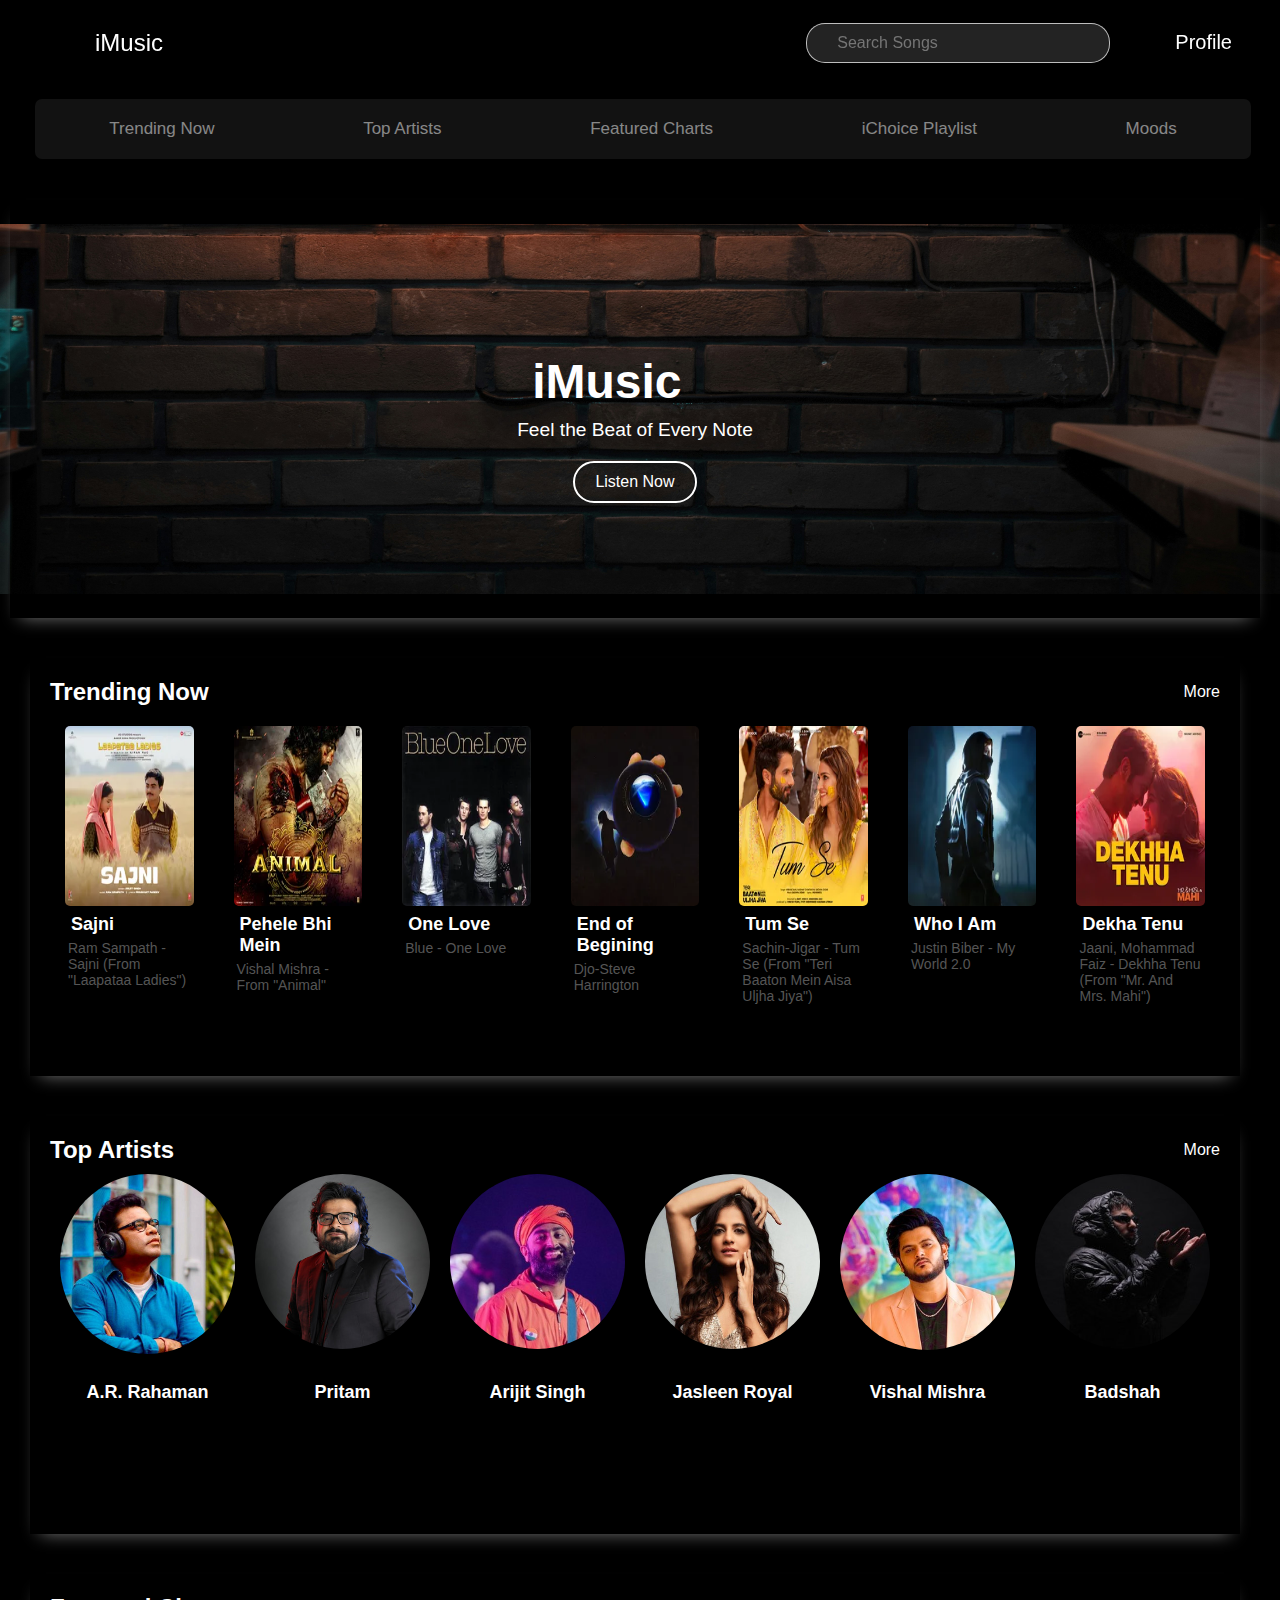
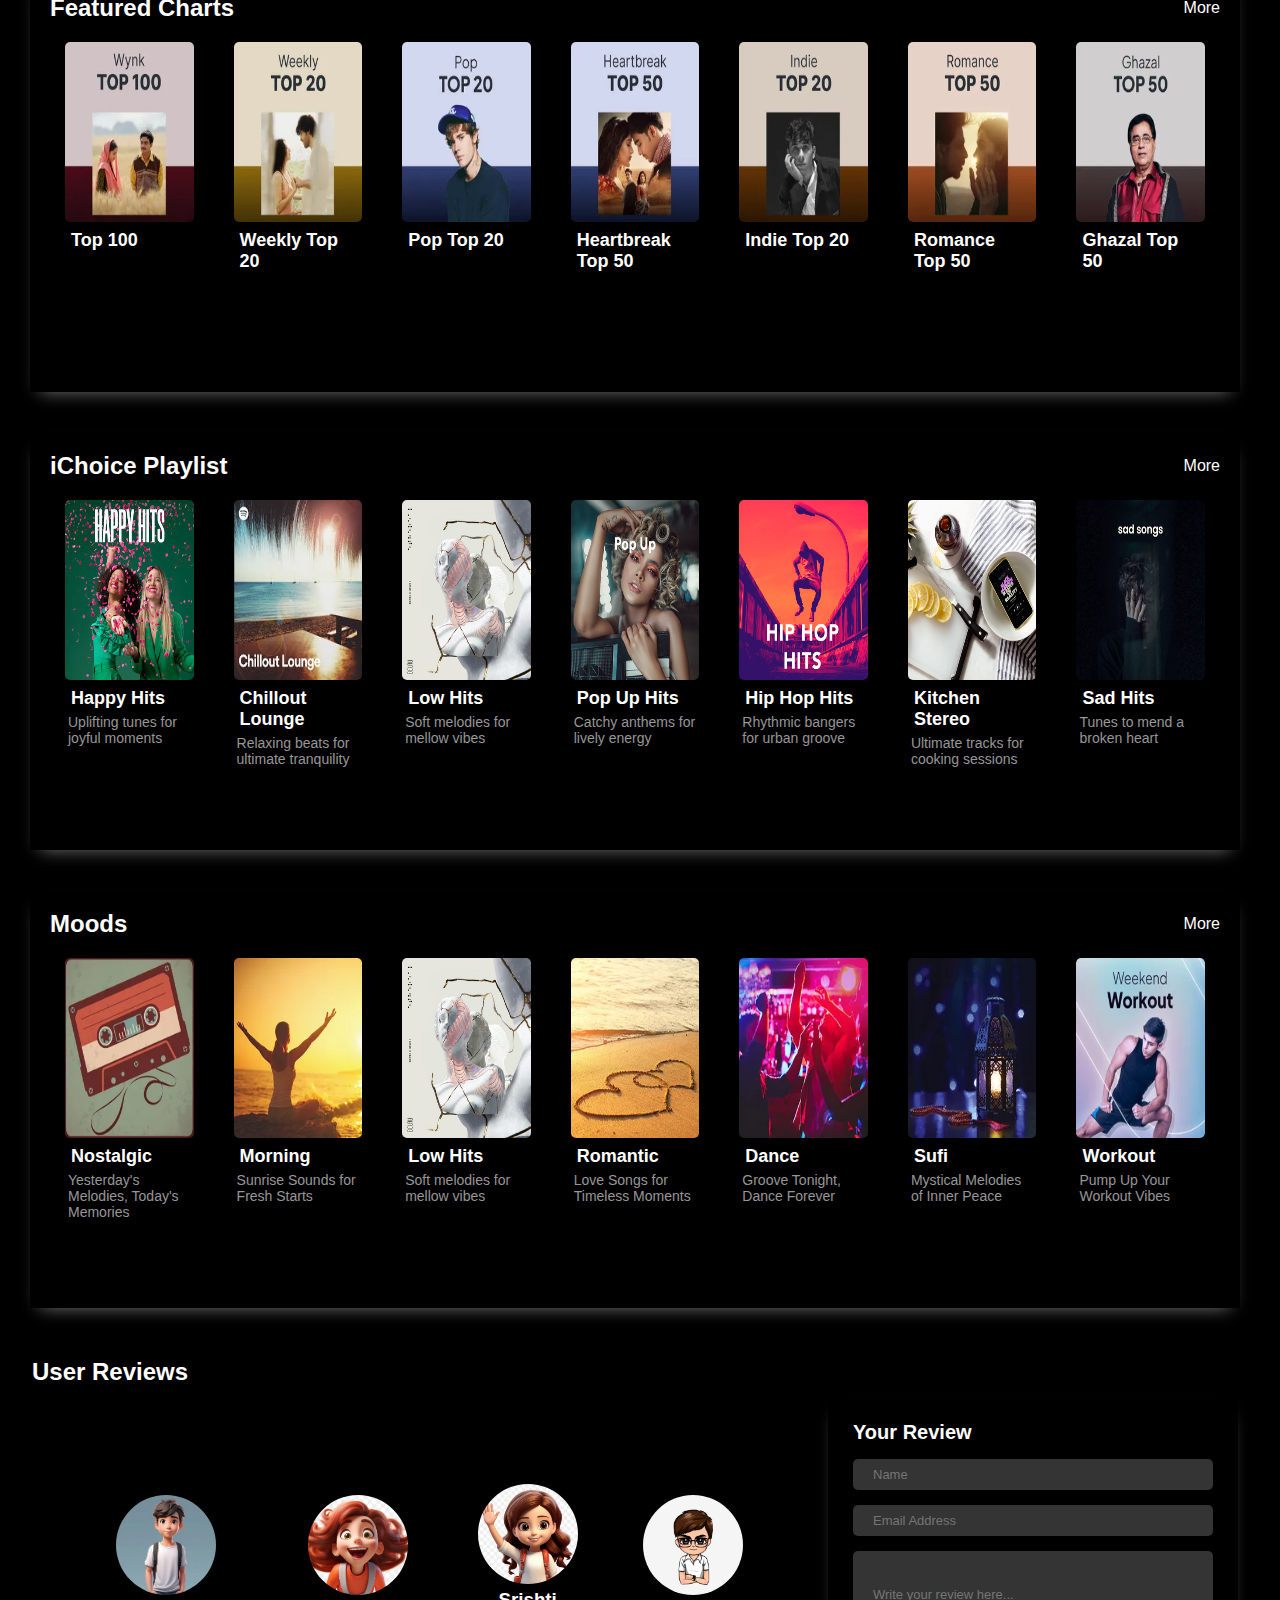
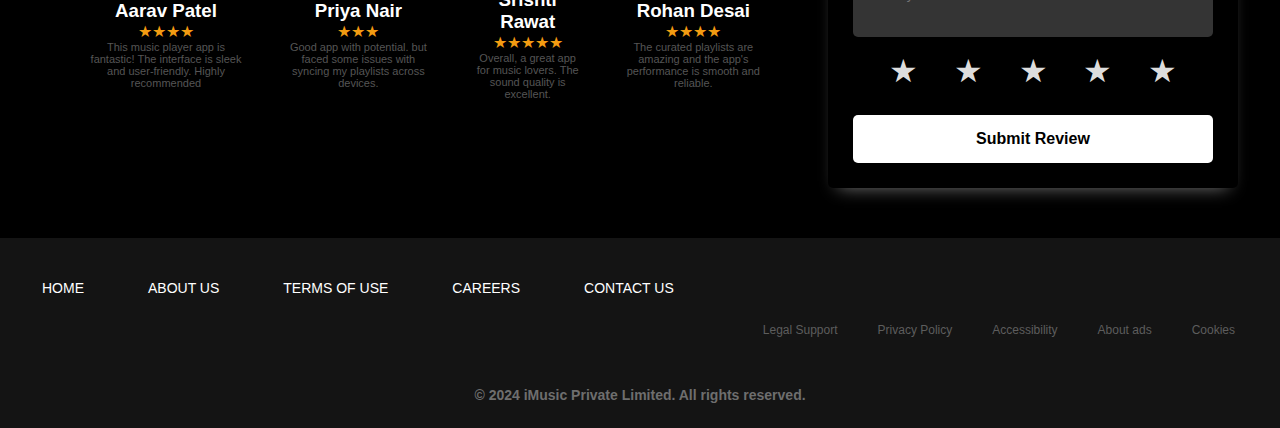
<file: index.html>
<!DOCTYPE html>
<html lang="en">

<head>
    <meta charset="UTF-8">
    <meta name="viewport" content="width=device-width, initial-scale=1.0">
    <title>iMusic</title>
    <link rel="stylesheet" href="./CSS Files/style.css">
    <link rel="stylesheet" href="./CSS Files/utility.css">
    <link rel="stylesheet" href="./CSS Files/review.css">
    <link rel="stylesheet" href="./CSS Files/card.css">
    <link rel="stylesheet" href="./CSS Files/artist card.css">
    <link rel="stylesheet" href="./CSS Files/intro.css">
    <!-- <link rel="stylesheet" href="./CSS Files/responsive.css"> -->
    <link rel="stylesheet" href="https://cdnjs.cloudflare.com/ajax/libs/font-awesome/6.5.2/css/all.min.css"
        integrity="sha512-SnH5WK+bZxgPHs44uWIX+LLJAJ9/2PkPKZ5QiAj6Ta86w+fsb2TkcmfRyVX3pBnMFcV7oQPJkl9QevSCWr3W6A=="
        crossorigin="anonymous" referrerpolicy="no-referrer" />
</head>

<body>
    <div class="main">
        <div class="nav-section">

            <nav>
                <div class="logo flex items-center gap-xl"><i class="fa-sharp fa-solid fa-music"></i> iMusic</div>
                <div class="nav-links flex items-center">
                    <div class="search-bar">
                        <input type="text" placeholder="Search Songs">
                        <i class="fa-solid fa-magnifying-glass"></i>
                    </div>
                    <div class="profile flex gap-xl"><i class="fa-regular fa-user"></i>Profile</div>


                </div>
                <div class="nav-index flex">
                    <a href="#trending">Trending Now</a>
                    <a href="#Top-Artist">Top Artists</a>
                    <a href="#charts">Featured Charts</a>
                    <a href="#iChoice">iChoice Playlist</a>
                    <a href="#Moods">Moods</a>
                </div>
            </nav>
        </div>

        <div class="content">
            <section id="intro">
                <div class="bg-img">
                    <img src="bg img.jpg" alt="" height="370px" width="1495px">
                </div>
                <div class="intro-container">
                    <svg class="logo-intro" viewBox="0 0 100 100">
                        <circle class="outer-circle" cx="50" cy="50" r="45" />
                        <circle class="inner-circle" cx="50" cy="50" r="35" />
                    </svg>
                    <h1 class="website-name flex gap-xl items-center"><i class="fa-sharp fa-solid fa-music"></i>iMusic</h1>
                    <p class="subtitle">Feel the Beat of Every Note</p>
                    <a href="#Top-Artist" class="cta-button">Listen Now</a>
                </div>
            </section>
            <section id="trending">
                <div class="heading flex items-center justify-between">
                    <h2>Trending Now</h2>
                    <span>More</span>
                </div>
                <div class="card-container">
                    <div class="card">
                        <div class="image-overlay">
                            <img src="./songs/Sajni re.webp" alt="Album Cover" class="album-image">
                            <div class="overlay-content">
                                <button class="play-button">▶</button>
                                <p class="song-count" style="color: white;">Play</p>
                            </div>
                        </div>
                        <div class="card-content">
                            <h2 class="album-name">Sajni</h2>
                            <p class="album-info">Ram Sampath - Sajni (From "Laapataa Ladies")</p>
                        </div>
                    </div>

                    <div class="card">
                        <div class="image-overlay">
                            <img src="./songs/Pehele bhi mein.webp" alt="Album Cover" class="album-image">
                            <div class="overlay-content">
                                <button class="play-button">▶</button>
                                <p class="song-count" style="color: white;">Play</p>
                            </div>
                        </div>
                        <div class="card-content">
                            <h2 class="album-name">Pehele Bhi Mein</h2>
                            <p class="album-info">Vishal Mishra - From "Animal"</p>
                        </div>
                    </div>

                    <div class="card">
                        <div class="image-overlay">
                            <img src="./songs/One Love.webp" alt="Album Cover" class="album-image">
                            <div class="overlay-content">
                                <button class="play-button">▶</button>
                                <p class="song-count" style="color: white;">Play</p>
                            </div>
                        </div>
                        <div class="card-content">
                            <h2 class="album-name">One Love</h2>
                            <p class="album-info">Blue - One Love</p>
                        </div>
                    </div>

                    <div class="card">
                        <div class="image-overlay">
                            <img src="./songs/End of Begining.webp" alt="Album Cover" class="album-image">
                            <div class="overlay-content">
                                <button class="play-button">▶</button>
                                <p class="song-count" style="color: white;">Play</p>
                            </div>
                        </div>
                        <div class="card-content">
                            <h2 class="album-name">End of Begining</h2>
                            <p class="album-info">Djo-Steve Harrington</p>
                        </div>
                    </div>

                    <div class="card">
                        <div class="image-overlay">
                            <img src="./songs/Tum se.webp" alt="Album Cover" class="album-image">
                            <div class="overlay-content">
                                <button class="play-button">▶</button>
                                <p class="song-count" style="color: white;">Play</p>
                            </div>
                        </div>
                        <div class="card-content">
                            <h2 class="album-name">Tum Se</h2>
                            <p class="album-info">Sachin-Jigar - Tum Se (From "Teri Baaton Mein Aisa Uljha Jiya")</p>
                        </div>
                    </div>

                    <div class="card">
                        <div class="image-overlay">
                            <img src="./songs/Who am i.webp" alt="Album Cover" class="album-image">
                            <div class="overlay-content">
                                <button class="play-button">▶</button>
                                <p class="song-count" style="color: white;">Play</p>
                            </div>
                        </div>
                        <div class="card-content">
                            <h2 class="album-name">Who I Am</h2>
                            <p class="album-info">Justin Biber - My World 2.0</p>
                        </div>
                    </div>

                    <div class="card">
                        <div class="image-overlay">
                            <img src="./songs/Dekha Tenu.webp" alt="Album Cover" class="album-image">
                            <div class="overlay-content">
                                <button class="play-button">▶</button>
                                <p class="song-count" style="color: white;">Play</p>
                            </div>
                        </div>
                        <div class="card-content">
                            <h2 class="album-name">Dekha Tenu</h2>
                            <p class="album-info">Jaani, Mohammad Faiz - Dekhha Tenu (From "Mr. And Mrs. Mahi")</p>
                        </div>
                    </div>
                </div>

            </section>
            <section id="Top-Artist">
                <div class="heading flex items-center justify-between">
                    <h2>Top Artists</h2>
                    <span>More</span>
                </div>
                <div class="artist-cards-container">
                    <div class="artist-card">
                        <div class="artist-image-overlay">
                            <img src="./images/Artist/A.R. Rahaman.jpg" alt="Artist Image" class="artist-image">
                            <div class="artist-overlay-content">
                                <button class="artist-play-button">▶</button>
                            </div>
                        </div>
                        <div class="artist-card-content">
                            <h2 class="artist-name">A.R. Rahaman</h2>
                        </div>
                    </div>

                    <div class="artist-card">
                        <div class="artist-image-overlay">
                            <img src="./images/Artist/Pritam.jpg" alt="Artist Image" class="artist-image">
                            <div class="artist-overlay-content">
                                <button class="artist-play-button">▶</button>
                            </div>
                        </div>
                        <div class="artist-card-content">
                            <h2 class="artist-name">Pritam</h2>
                        </div>
                    </div>

                    <div class="artist-card">
                        <div class="artist-image-overlay">
                            <img src="./images/Artist/Arijit Singh.jpg" alt="Artist Image" class="artist-image">
                            <div class="artist-overlay-content">
                                <button class="artist-play-button">▶</button>
                            </div>
                        </div>
                        <div class="artist-card-content">
                            <h2 class="artist-name">Arijit Singh</h2>
                        </div>
                    </div>

                    <div class="artist-card">
                        <div class="artist-image-overlay">
                            <img src="./images/Artist/jasleen.jpg" alt="Artist Image" class="artist-image">
                            <div class="artist-overlay-content">
                                <button class="artist-play-button">▶</button>
                            </div>
                        </div>
                        <div class="artist-card-content">
                            <h2 class="artist-name">Jasleen Royal</h2>
                        </div>
                    </div>

                    <div class="artist-card">
                        <div class="artist-image-overlay">
                            <img src="./images/Artist/Vishal Mishra.jpg" alt="Artist Image" class="artist-image">
                            <div class="artist-overlay-content">
                                <button class="artist-play-button">▶</button>
                            </div>
                        </div>
                        <div class="artist-card-content">
                            <h2 class="artist-name">Vishal Mishra</h2>
                        </div>
                    </div>

                    <div class="artist-card">
                        <div class="artist-image-overlay">
                            <img src="./images/Artist/Badsaah.jpg" alt="Artist Image" class="artist-image">
                            <div class="artist-overlay-content">
                                <button class="artist-play-button">▶</button>
                            </div>
                        </div>
                        <div class="artist-card-content">
                            <h2 class="artist-name">Badshah</h2>
                        </div>
                    </div>

                </div>

            </section>
            <section id="charts" class="Featured-charts">
                <div class="heading flex items-center justify-between">
                    <h2>Featured Charts</h2>
                    <span>More</span>
                </div>
                <div class="card-container">

                    <div class="card">
                        <div class="image-overlay">
                            <img src="./images/top 100.webp" alt="Album Cover" class="album-image">
                            <div class="overlay-content">
                                <button class="play-button">▶</button>
                                <p class="song-count" style="color: white;">100 Songs</p>
                            </div>
                        </div>
                        <div class="card-content">
                            <h2 class="album-name">Top 100</h2>
                        </div>
                    </div>

                    <div class="card">
                        <div class="image-overlay">
                            <img src="./images/weekly top 20.webp" alt="Album Cover" class="album-image">
                            <div class="overlay-content">
                                <button class="play-button">▶</button>
                                <p class="song-count" style="color: white;">20 Songs</p>

                            </div>
                        </div>
                        <div class="card-content">
                            <h2 class="album-name">Weekly Top 20</h2>
                        </div>
                    </div>

                    <div class="card">
                        <div class="image-overlay">
                            <img src="./images/pop top 20.webp" alt="Album Cover" class="album-image">
                            <div class="overlay-content">
                                <button class="play-button">▶</button>
                                <p class="song-count" style="color: white;">20 Songs</p>
                            </div>
                        </div>
                        <div class="card-content">
                            <h2 class="album-name">Pop Top 20</h2>

                        </div>
                    </div>

                    <div class="card">
                        <div class="image-overlay">
                            <img src="./images/COLLECTION_514025096896273.webp" alt="Album Cover" class="album-image">
                            <div class="overlay-content">
                                <button class="play-button">▶</button>
                                <p class="song-count" style="color: white;">50 Songs</p>
                            </div>
                        </div>
                        <div class="card-content">
                            <h2 class="album-name">Heartbreak Top 50</h2>
                        </div>
                    </div>

                    <div class="card">
                        <div class="image-overlay">
                            <img src="./images/COLLECTION_373874868701868.webp" alt="Album Cover" class="album-image">
                            <div class="overlay-content">
                                <button class="play-button">▶</button>
                                <p class="song-count" style="color: white;">20 Songs</p>
                            </div>
                        </div>
                        <div class="card-content">
                            <h2 class="album-name">Indie Top 20</h2>
                        </div>
                    </div>

                    <div class="card">
                        <div class="image-overlay">
                            <img src="./images/romance to 50.webp" alt="Album Cover" class="album-image">
                            <div class="overlay-content">
                                <button class="play-button">▶</button>
                                <p class="song-count" style="color: white;">50 Songs</p>
                            </div>
                        </div>
                        <div class="card-content">
                            <h2 class="album-name">Romance Top 50</h2>
                        </div>
                    </div>



                    <div class="card">
                        <div class="image-overlay">
                            <img src="./images/Ghazal top 50.webp" alt="Album Cover" class="album-image">
                            <div class="overlay-content">
                                <button class="play-button">▶</button>
                                <p class="song-count" style="color: white;">50 Songs</p>
                            </div>
                        </div>
                        <div class="card-content">
                            <h2 class="album-name">Ghazal Top 50</h2>
                        </div>
                    </div>
                </div>
            </section>
            <section id="iChoice">
                <div class="heading flex items-center justify-between">
                    <h2>iChoice Playlist</h2>
                    <span>More</span>
                </div>
                <div class="card-container">

                    <div class="card">
                        <div class="image-overlay">
                            <img src="./images/Happy Hits.jpg" alt="Album Cover" class="album-image">
                            <div class="overlay-content">
                                <button class="play-button">▶</button>
                                <p class="song-count" style="color: white;">132 Songs</p>
                            </div>
                        </div>
                        <div class="card-content">
                            <h2 class="album-name">Happy Hits</h2>
                            <p class="album-info">Uplifting tunes for joyful moments</p>
                        </div>
                    </div>

                    <div class="card">
                        <div class="image-overlay">
                            <img src="./images/Chillout Lounge.jpg" alt="Album Cover" class="album-image">
                            <div class="overlay-content">
                                <button class="play-button">▶</button>
                                <p class="song-count" style="color: white;">75 Songs</p>

                            </div>
                        </div>
                        <div class="card-content">
                            <h2 class="album-name">Chillout Lounge</h2>
                            <p class="album-info">Relaxing beats for ultimate tranquility</p>
                        </div>
                    </div>

                    <div class="card">
                        <div class="image-overlay">
                            <img src="./images/low Hits.jpg" alt="Album Cover" class="album-image">
                            <div class="overlay-content">
                                <button class="play-button">▶</button>
                                <p class="song-count" style="color: white;">90 Songs</p>
                            </div>
                        </div>
                        <div class="card-content">
                            <h2 class="album-name">Low Hits</h2>
                            <p class="album-info">Soft melodies for mellow vibes</p>

                        </div>
                    </div>

                    <div class="card">
                        <div class="image-overlay">
                            <img src="./images/pop up.jpg" alt="Album Cover" class="album-image">
                            <div class="overlay-content">
                                <button class="play-button">▶</button>
                                <p class="song-count" style="color: white;">60 Songs</p>
                            </div>
                        </div>
                        <div class="card-content">
                            <h2 class="album-name">Pop Up Hits</h2>
                            <p class="album-info">Catchy anthems for lively energy</p>
                        </div>
                    </div>

                    <div class="card">
                        <div class="image-overlay">
                            <img src="./images/Hip Hop.jpg" alt="Album Cover" class="album-image">
                            <div class="overlay-content">
                                <button class="play-button">▶</button>
                                <p class="song-count" style="color: white;">45 Songs</p>
                            </div>
                        </div>
                        <div class="card-content">
                            <h2 class="album-name">Hip Hop Hits</h2>
                            <p class="album-info">Rhythmic bangers for urban groove</p>
                        </div>
                    </div>

                    <div class="card">
                        <div class="image-overlay">
                            <img src="./images/kitchen-stereo-hero-30082016.jpg" alt="Album Cover" class="album-image">
                            <div class="overlay-content">
                                <button class="play-button">▶</button>
                                <p class="song-count" style="color: white;">23 Songs</p>
                            </div>
                        </div>
                        <div class="card-content">
                            <h2 class="album-name">Kitchen Stereo</h2>
                            <p class="album-info">Ultimate tracks for cooking sessions</p>
                        </div>
                    </div>



                    <div class="card">
                        <div class="image-overlay">
                            <img src="./images/Sad Cover.jpg" alt="Album Cover" class="album-image">
                            <div class="overlay-content">
                                <button class="play-button">▶</button>
                                <p class="song-count" style="color: white;">105 Songs</p>
                            </div>
                        </div>
                        <div class="card-content">
                            <h2 class="album-name">Sad Hits</h2>
                            <p class="album-info">Tunes to mend a broken heart</p>
                        </div>
                    </div>
                </div>
            </section>
            <section id="Moods">
                <div class="heading flex items-center justify-between">
                    <h2>Moods</h2>
                    <span>More</span>
                </div>
                <div class="card-container">

                    <div class="card">
                        <div class="image-overlay">
                            <img src="./images/nostalgic.webp" alt="Album Cover" class="album-image">
                            <div class="overlay-content">
                                <button class="play-button">▶</button>
                                <p class="song-count" style="color: white;">150 Songs</p>
                            </div>
                        </div>
                        <div class="card-content">
                            <h2 class="album-name">Nostalgic</h2>
                            <p class="album-info">Yesterday's Melodies, Today's Memories</p>
                        </div>
                    </div>

                    <div class="card">
                        <div class="image-overlay">
                            <img src="./images/Morning.webp" alt="Album Cover" class="album-image">
                            <div class="overlay-content">
                                <button class="play-button">▶</button>
                                <p class="song-count" style="color: white;">100 Songs</p>

                            </div>
                        </div>
                        <div class="card-content">
                            <h2 class="album-name">Morning</h2>
                            <p class="album-info">Sunrise Sounds for Fresh Starts</p>
                        </div>
                    </div>

                    <div class="card">
                        <div class="image-overlay">
                            <img src="./images/low Hits.jpg" alt="Album Cover" class="album-image">
                            <div class="overlay-content">
                                <button class="play-button">▶</button>
                                <p class="song-count" style="color: white;">90 Songs</p>
                            </div>
                        </div>
                        <div class="card-content">
                            <h2 class="album-name">Low Hits</h2>
                            <p class="album-info">Soft melodies for mellow vibes</p>

                        </div>
                    </div>

                    <div class="card">
                        <div class="image-overlay">
                            <img src="./images/Romantic.webp" alt="Album Cover" class="album-image">
                            <div class="overlay-content">
                                <button class="play-button">▶</button>
                                <p class="song-count" style="color: white;">200 Songs</p>
                            </div>
                        </div>
                        <div class="card-content">
                            <h2 class="album-name">Romantic</h2>
                            <p class="album-info">Love Songs for Timeless Moments</p>
                        </div>
                    </div>

                    <div class="card">
                        <div class="image-overlay">
                            <img src="./images/Dance.webp" alt="Album Cover" class="album-image">
                            <div class="overlay-content">
                                <button class="play-button">▶</button>
                                <p class="song-count" style="color: white;">150 Songs</p>
                            </div>
                        </div>
                        <div class="card-content">
                            <h2 class="album-name">Dance</h2>
                            <p class="album-info">Groove Tonight, Dance Forever</p>
                        </div>
                    </div>

                    <div class="card">
                        <div class="image-overlay">
                            <img src="./images/Sufi.webp" alt="Album Cover" class="album-image">
                            <div class="overlay-content">
                                <button class="play-button">▶</button>
                                <p class="song-count" style="color: white;">80 Songs</p>
                            </div>
                        </div>
                        <div class="card-content">
                            <h2 class="album-name">Sufi</h2>
                            <p class="album-info">Mystical Melodies of Inner Peace</p>
                        </div>
                    </div>



                    <div class="card">
                        <div class="image-overlay">
                            <img src="./images/workout.webp" alt="Album Cover" class="album-image">
                            <div class="overlay-content">
                                <button class="play-button">▶</button>
                                <p class="song-count" style="color: white;">90 Songs</p>
                            </div>
                        </div>
                        <div class="card-content">
                            <h2 class="album-name">Workout</h2>
                            <p class="album-info">Pump Up Your Workout Vibes</p>
                        </div>
                    </div>
                </div>
            </section>
        </div>

    </div>
    <section class="review-section">
        <h2 class="text-white">User Reviews</h2>
        <div class="user-review flex justify-center items-center ">


            <div class="reviews text-white items-center">
                <i class="fa-solid fa-angles-left"></i>
                <div class="review-card">
                    <img src="./images/boy 2.jpeg" alt="Reviewer Photo">
                    <h3>Aarav Patel</h3>
                    <div class="stars">
                        ★★★★
                    </div>
                    <p>This music player app is fantastic! The interface is sleek and user-friendly. Highly recommended
                    </p>
                </div>

                <div class="review-card">
                    <img src="./images/girl 1.jpg" alt="Reviewer Photo">
                    <h3>Priya Nair</h3>
                    <div class="stars">
                        ★★★
                    </div>
                    <p>Good app with potential. but faced some issues with syncing my
                        playlists across devices.</p>
                </div>

                <div class="review-card">
                    <img src="./images/girl 2.jpg" alt="Reviewer Photo">
                    <h3>Srishti Rawat</h3>
                    <div class="stars">
                        ★★★★★
                    </div>
                    <p>Overall, a great app for music lovers. The sound quality is excellent.</p>
                </div>
                <div class="review-card">
                    <img src="./images/boy.jpg" alt="Reviewer Photo">
                    <h3>Rohan Desai</h3>
                    <div class="stars">
                        ★★★★
                    </div>
                    <p>The curated playlists are amazing and the app's
                        performance is smooth and reliable.</p>
                </div>

                <i class="fa-solid fa-angles-right"></i>
            </div>
            <div class="review-form flex flex-col gap-xl">
                <h3 class="text-white">Your Review</h3>

                <input type="text" placeholder="Name">
                <input type="email" placeholder="Email Address">

                <input type="text" placeholder="Write your review here..." id="review">
                <div class="star-rating">
                    <input type="radio" id="5-stars" name="rating" value="5">
                    <label for="5-stars" class="star">&#9733;</label>
                    <input type="radio" id="4-stars" name="rating" value="4">
                    <label for="4-stars" class="star">&#9733;</label>
                    <input type="radio" id="3-stars" name="rating" value="3">
                    <label for="3-stars" class="star">&#9733;</label>
                    <input type="radio" id="2-stars" name="rating" value="2">
                    <label for="2-stars" class="star">&#9733;</label>
                    <input type="radio" id="1-star" name="rating" value="1">
                    <label for="1-star" class="star">&#9733;</label>
                </div>
                <button>Submit Review</button>
            </div>
        </div>
    </section>
    <footer class="footer">
        <div class="footer-section flex justify-between">
            <div class="footer-links flex items-center">
                <a href="#intro">HOME </a>
                <a href="https://www.google.com/" target="_blank">ABOUT US </a>
                <a href="https://www.google.com/" target="_blank">TERMS OF USE</a>
                <a href="https://www.google.com/" target="_blank">CAREERS</a>
                <a href="https://www.google.com/" target="_blank">CONTACT US</a>
            </div>
            <div class="social-icons text-white flex ">
                <a href="https://www.facebook.com/" target="_blank"><i class="fa-brands fa-facebook"></i></a>
                <a href="https://x.com/" target="_blank"><i class="fa-brands fa-twitter"></i></a>
                <a href="https://www.instagram.com/" target="_blank"><i class="fa-brands fa-instagram"></i></a>
            </div>


        </div>
        <div class="other-links flex">
            <a href="https://www.youtube.com/" target="_blank">Legal Support</a>
            <a href="https://www.youtube.com/" target="_blank">Privacy Policy</a>
            <a href="https://www.youtube.com/" target="_blank">Accessibility</a>
            <a href="https://www.youtube.com/" target="_blank">About ads</a>
            <a href="https://www.youtube.com/" target="_blank">Cookies</a>

        </div>
        <p class="text-white">&copy; 2024 iMusic Private Limited. All rights reserved.</p>
    </footer>
</body>

</html>
</file>
<file: CSS Files/style.css>
html {
    background-color: black;
    scroll-behavior: smooth;
}

/* Custom Scroll Bar */
::-webkit-scrollbar {
    width: 12px;
    /* Width of the vertical scroll bar */
    height: 12px;
    /* Height of the horizontal scroll bar */
}

::-webkit-scrollbar-track {
    background: rgba(36, 36, 36, 0.655);
    /* Track color */
    border-radius: 10px;
    /* Rounded corners */
}

::-webkit-scrollbar-thumb {
    background: rgb(59, 59, 59);
    /* Thumb color */
    border-radius: 5px;
}

::-webkit-scrollbar-thumb:hover {
    background: rgba(36, 36, 36, 0.655);
    /* Thumb color on hover */
}

body {
    font-family: sans-serif;
}

* {
    margin: 0;
    padding: 0;
}

.nav-section {
    height: 20vh;
    background-color: black;
    position: fixed;
    top: 0;
    width: 100%;
    z-index: 10;
}

nav {
    position: relative;
    top: 0px;
    width: 90%;
    display: flex;
    justify-content: space-between;
    align-items: center;
    padding: 20px 80px;
    font-size: 24px;
    color: white;
    height: 5vh;
    border-radius: 8px;
    margin: 0 auto;
}

.nav-links {
    gap: 50px;
    font-size: 20px;
    cursor: pointer;
}

.search-bar {
    border: 1px solid rgba(255, 255, 255, 0.705);
    padding: 5px 20px;
    background-color: #232323;
    border-radius: 19px;
}

.search-bar input {
    border: none;
    outline: none;
    background-color: #232323;
    color: rgba(255, 255, 255, 0.697);
    font-size: 16px;
    padding: 5px 45px 5px 10px;
}

.profile:hover {
    color: rgba(255, 255, 255, 0.697);
}


.nav-index {
    position: fixed;
    left: 35px;
    top: 11vh;
    border-radius: 7px;
    justify-content: space-around;
    width: 95%;
    background-color: #121212;
}

.nav-index a {
    margin: 20px 0px;
    color: rgba(255, 255, 255, 0.5);
    text-decoration: none;
    font-size: 17px;
    font-weight: lighter;
}

.nav-index a:hover {
    color: white;
}

.content {
    margin: 200px 20px 20px 10px;
}

.content section {
    /* border: 2px solid white; */
    box-shadow: 0px 9px 17px -10px rgba(156, 156, 156, 0.816);
    color: white;
    margin: 40px 20px;
    height: 42vh;
    padding: 20px;
}

span:hover {
    cursor: pointer;
    color: rgba(255, 255, 255, 0.727);
    text-decoration: underline;
}

.card-container {
    margin: 10px 5px;
    gap: 20px;
}

.review-section {
    margin: 10px auto;
    max-width: 95%;
    padding: 10px;
}

.reviews {
    margin: 15px;
}

.reviews i {
    cursor: pointer;
    font-size: 30px;
    padding: 10px;
    border-radius: 50%;
    transition: all 0.1s ease-in-out;
}

.reviews i:hover {
    background-color: rgba(167, 167, 167, 0.421);
}

.review-form {
    margin: 10px;
    border-radius: 5px;
    box-shadow: 0px 9px 17px -10px rgba(156, 156, 156, 0.816);
    padding: 25px;
}

.review-form h3 {
    font-size: 20px;
}

.review-form input {
    border: none;
    outline: none;
    background-color: #474747bb;
    color: white;
    font-size: 13px;
    width: 300px;
    border-radius: 5px;
    padding: 8px 40px 8px 20px;
}

#review {
    height: 70px;
}

.review-form button {
    border: none;
    padding: 15px 10px;
    border-radius: 5px;
    font-weight: bold;
    font-size: 16px;
    background-color: white;
}

.review-form button:hover {
    background-color: rgb(209, 209, 209);
}

.footer {
    background-color: #141414;
    margin-top: 30px;
    padding: 30px;
    height: 130px;
}

.footer p {
    margin-top: 50px;
    color: #6e6e6e;
    font-size: 14px;
    font-weight: bold;
    text-align: center;
}

.footer-links,
.social-icons {
    gap: 40px;
}

.footer-links a,
.social-icons a {
    cursor: pointer;
    font-size: 14px;
    color: white;
    text-decoration: none;
    padding: 12px;
    border-radius: 60%;
}

.footer-links a:hover {
    text-decoration: underline;
    color: rgb(202, 202, 202);
}


.social-icons a i {
    font-size: 22px;
}

.social-icons a:hover {
    background-color: rgb(42, 42, 42);
}


.other-links {
    margin: 15px;
    justify-content: flex-end;
    gap: 40px;
}

.other-links a {
    color: rgb(93, 93, 93);
    font-size: 12px;
    text-decoration: none;
}

.other-links a:hover {
    text-decoration: underline;
}


#trending p {
    font-size: 14px;
    color: #555;
}
</file>
<file: CSS Files/utility.css>
.flex {
    display: flex;
}

.justify-center {
    justify-content: center;
}

.items-center {
    align-items: center;
}

.gap-md {
    gap: 8px;
}

.gap-xl {
    gap: 15px;
}

.justify-between {
    justify-content: space-between;
}

.justify-evenly {
    justify-content: space-evenly;
}

.flex-col {
    flex-direction: column;
}

.text-white {
    color: white;
}

.text-center{
    text-align: center;
}

.overflow-hidden{
    overflow:hidden;
}
</file>
<file: CSS Files/review.css>
/* styles.css */
h2 {
    color: white;
}





.reviews {
    display: flex;
}

.review-card {
    max-width: 170px;
    display: flex;
    flex-direction: column;
    align-items: center;
    margin: 5px;
    padding: 15px;
    text-align: center;
}

.review-card img {
    border-radius: 50%;
    margin-bottom: 5px;
    width: 100px;
    height: 100px;

}

.review-card p {
    color: #555;
    font-size: 11px;
}

.stars {
    color: #f39c12;
}

.star-rating {
    direction: rtl;
    display: flex;
    justify-content: space-evenly;
    align-items: center;
    font-size: 2em;
    margin-bottom: 10px;
}

.star-rating input[type="radio"] {
    display: none;
}

.star-rating label {
    color: #ddd;
    cursor: pointer;
    padding: 0;
}

.star-rating input[type="radio"]:checked~label {
    color: #f5b301;
}

.star-rating label:hover,
.star-rating label:hover~label {
    color: #f5b301;
}
</file>
<file: CSS Files/card.css>
.card-container {
    display: flex;
    justify-content: space-evenly;
}

.card {
    font-family: sans-serif;
    width: 190px;
    height: 180px;
    margin: 10px;
    /* padding: 10px; */
    transition: all 0.20s ease-in;
    position: relative;
}

.album-image {
    width: 100%;
    height: 100%;
    border-radius: 5px;
}

.image-overlay {
    position: relative;
    width: 100%;
    height: 100%;
}

.overlay-content {
    position: absolute;
    top: 0;
    left: 0;
    width: 100%;
    height: 100%;
    background-color: rgba(0, 0, 0, 0.627); 
    display: flex;
    flex-direction: column;
    align-items: center;
    justify-content: center;
    opacity: 0;
    transition: opacity 0.2s ease-in;
    border-radius: 5px; 
}

.play-button {
    background-color: transparent;
    border: none;
    color: white;
    font-size: 30px;
    cursor: pointer;
    /* margin-bottom: 10px; */
}

.card-content {
    padding: 3px;
}

.album-name {
    font-size: 18px;
    margin: 5px 3px;
    color: white;
}

.album-info {
    font-size: 14px;
    font-weight: lighter;
    color: rgba(255, 255, 255, 0.595);
    margin-top: 5px;
}

.card:hover {
    background-color: #2e2e2e6c;
    transform: scale(1.06);
    cursor: pointer;
}

.card:hover .overlay-content {
    opacity: 1;
}
</file>
<file: CSS Files/artist card.css>
.artist-cards-container {
    display: flex;
    justify-content: space-evenly;
}

.artist-card {
    font-family: sans-serif;
    width: 190px;
    height: 200px;
    padding: 10px;
    transition: all 0.20s ease-in;
    position: relative; 
}

.artist-image {
    width: 100%;
    height: auto;
    border-radius: 50%; 
}

.artist-image-overlay {
    position: relative;
    width: 100%;
    height: 100%;
}

.artist-overlay-content {
    position: absolute;
    bottom: 5px;
    right: 5px;
    display: flex;
    align-items: center;
    justify-content: center;
    opacity: 0;
    transition: opacity 0.2s ease-in;
}

.artist-play-button {
    background-color: transparent;
    border: none;
    color: white;
    font-size: 50px;
    cursor: pointer;
}

.artist-card-content {
    padding: 3px;
    text-align: center;
}

.artist-name {
    font-size: 18px;
    margin: 5px 3px;
    color: white;
}

.artist-card:hover {
    transform: scale(1.06);
    cursor: pointer;
}

.artist-card:hover .artist-overlay-content {
    opacity: 1;
}
</file>
<file: CSS Files/intro.css>
#intro{
    display: flex;
    justify-content: center;
    align-items: center;
    height: 42vh;
    margin: 0;
}


.intro-container {
    position: absolute;
    text-align: center;
    /* Semi-transparent background */
    padding: 20px;
    border-radius: 10px;
    height: 42vh;
}

.logo-intro {
    width: 100px;
    height: 100px;
    margin: 0 auto 20px auto;
}

.outer-circle {
    fill: none;
    stroke: white;
    stroke-width: 5;
    stroke-dasharray: 282.74;
    /* circumference of the circle */
    stroke-dashoffset: 282.74;
    animation: drawCircle 2s infinite;
}

.inner-circle {
    fill: none;
    stroke: white;
    stroke-width: 5;
    stroke-dasharray: 219.91;
    /* circumference of the circle */
    stroke-dashoffset: 219.91;
    animation: drawCircle 2s 0.5s infinite;
}

@keyframes drawCircle {
    to {
        stroke-dashoffset: 0;
    }
}

.website-name {
    font-size: 3em;
    margin: 10px 0;
}

.subtitle {
    font-size: 1.2em;
    margin-bottom: 20px;
}

.cta-button {
    display: inline-block;
    padding: 10px 20px;
    border: 2px solid white;
    border-radius: 25px;
    text-decoration: none;
    color: white;
    font-size: 1em;
    transition: background-color 0.3s, color 0.3s;
}

.cta-button:hover {
    background-color: white;
    color: #333;
}

.bg-img{
    position: relative;
    z-index: -1000;
    display: flex;
    justify-content: center;
    align-items: center;
}
</file>
<file: CSS Files/responsive.css>
@media (max-width: 1200px) {

    .card-container,
    .artist-cards-container {
        justify-content: center;
    }
}

@media (max-width: 992px) {
    .nav-links {
        flex-direction: column;
        align-items: center;
        gap: 20px;
    }

    .nav-section nav {
        flex-direction: column;
        align-items: center;
    }
}

@media (max-width: 768px) {

    .card-container,
    .artist-cards-container {
        flex-direction: column;
        align-items: center;
    }

    .card,
    .artist-card {
        width: 90%;
    }
}

@media (max-width: 576px) {
    .nav-section nav {
        padding: 10px;
    }

    .nav-links .search-bar,
    .nav-links .profile {
        margin-left: 0;
    }

    .intro-container {
        text-align: center;
    }

    .bg-img img {
        width: 100%;
        height: auto;
    }

    .footer p {
        margin-top: 20px;
    }
}
</file>
